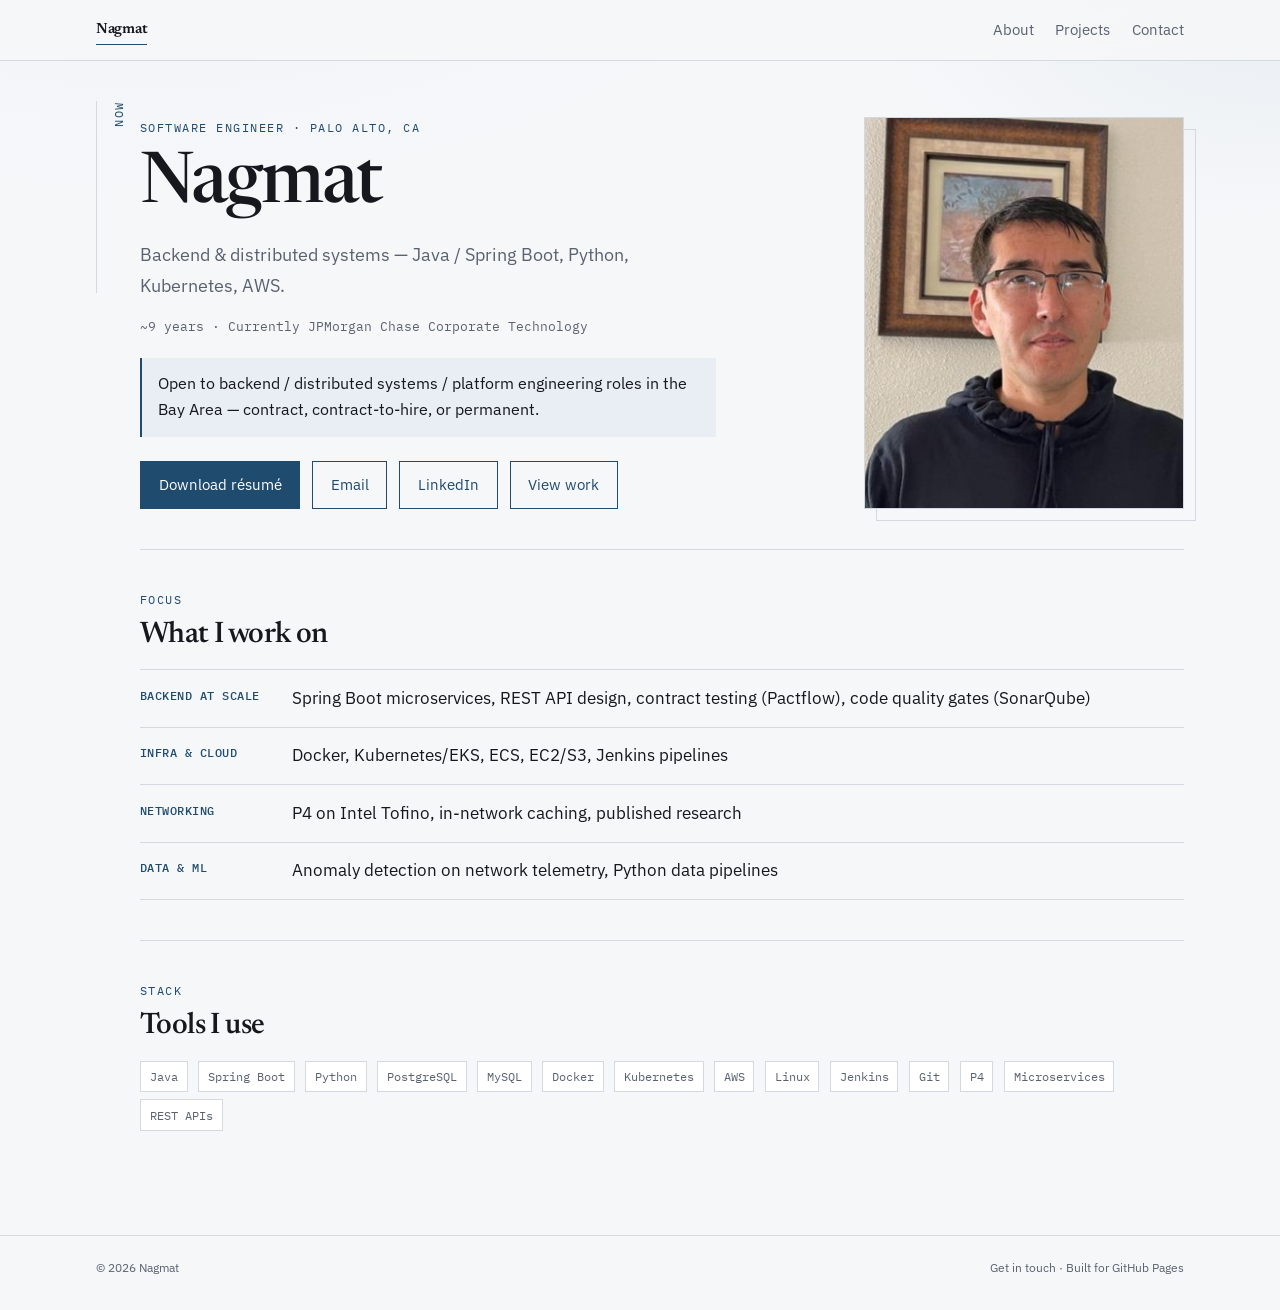
<file: index.html>
<!DOCTYPE html>
<html lang="en">
  <head>
    <meta charset="UTF-8" />
    <meta name="viewport" content="width=device-width, initial-scale=1.0" />
    <meta
      name="description"
      content="Nagmat — Software engineer in Palo Alto building backend and distributed systems with Java, Spring Boot, Python, Kubernetes, and AWS."
    />
    <title>Nagmat | Software Engineer</title>
    <link rel="preconnect" href="https://fonts.googleapis.com" />
    <link rel="preconnect" href="https://fonts.gstatic.com" crossorigin />
    <link
      href="https://fonts.googleapis.com/css2?family=IBM+Plex+Mono:wght@400;500&family=IBM+Plex+Sans:wght@400;500;600&family=Newsreader:opsz,wght@6..72,400;6..72,500;6..72,600&display=swap"
      rel="stylesheet"
    />
    <link rel="stylesheet" href="styles.css" />
  </head>
  <body>
    <header class="site-header">
      <nav class="nav" aria-label="Primary">
        <a class="brand" href="index.html" aria-current="page">Nagmat</a>
        <ul>
          <li><a href="about.html">About</a></li>
          <li><a href="projects.html">Projects</a></li>
          <li><a href="contact.html">Contact</a></li>
        </ul>
      </nav>
    </header>

    <div class="page">
      <aside class="spine" aria-hidden="true">
        <span class="spine-label">Now</span>
      </aside>

      <main>
        <section class="hero">
          <div class="hero-copy">
            <p class="eyebrow">Software Engineer · Palo Alto, CA</p>
            <h1 class="brand-hero">Nagmat</h1>
            <p class="lede">
              Backend &amp; distributed systems — Java / Spring Boot, Python,
              Kubernetes, AWS.
            </p>
            <p class="meta">
              ~9 years · Currently JPMorgan Chase Corporate Technology
            </p>
            <p class="open-line">
              Open to backend / distributed systems / platform engineering roles
              in the Bay Area — contract, contract-to-hire, or permanent.
            </p>
            <div class="cta-row">
              <a class="button" href="assets/resume.pdf">Download résumé</a>
              <a class="button button-ghost" href="mailto:nagmat1@icloud.com"
                >Email</a
              >
              <a
                class="button button-ghost"
                href="https://www.linkedin.com/in/nagmatn"
                rel="noopener noreferrer"
                target="_blank"
                >LinkedIn</a
              >
              <a class="button button-ghost" href="projects.html">View work</a>
            </div>
          </div>
          <div class="hero-media">
            <img
              class="avatar"
              src="assets/profile.png"
              alt="Portrait of Nagmat"
              width="800"
              height="960"
            />
          </div>
        </section>

        <section class="section reveal">
          <p class="section-kicker">Focus</p>
          <h2>What I work on</h2>
          <ul class="work-list">
            <li>
              <strong>Backend at scale</strong>
              <span
                >Spring Boot microservices, REST API design, contract testing
                (Pactflow), code quality gates (SonarQube)</span
              >
            </li>
            <li>
              <strong>Infra &amp; cloud</strong>
              <span
                >Docker, Kubernetes/EKS, ECS, EC2/S3, Jenkins pipelines</span
              >
            </li>
            <li>
              <strong>Networking</strong>
              <span
                >P4 on Intel Tofino, in-network caching, published research</span
              >
            </li>
            <li>
              <strong>Data &amp; ML</strong>
              <span
                >Anomaly detection on network telemetry, Python data
                pipelines</span
              >
            </li>
          </ul>
        </section>

        <section class="section reveal">
          <p class="section-kicker">Stack</p>
          <h2>Tools I use</h2>
          <ul class="tech-strip" aria-label="Technologies">
            <li>Java</li>
            <li>Spring Boot</li>
            <li>Python</li>
            <li>PostgreSQL</li>
            <li>MySQL</li>
            <li>Docker</li>
            <li>Kubernetes</li>
            <li>AWS</li>
            <li>Linux</li>
            <li>Jenkins</li>
            <li>Git</li>
            <li>P4</li>
            <li>Microservices</li>
            <li>REST APIs</li>
          </ul>
        </section>
      </main>
    </div>

    <footer class="site-footer">
      <div class="inner">
        <small>© <span id="year"></span> Nagmat</small>
        <small
          ><a href="contact.html">Get in touch</a> · Built for GitHub
          Pages</small
        >
      </div>
    </footer>

    <script src="scripts.js"></script>
  </body>
</html>
</file>
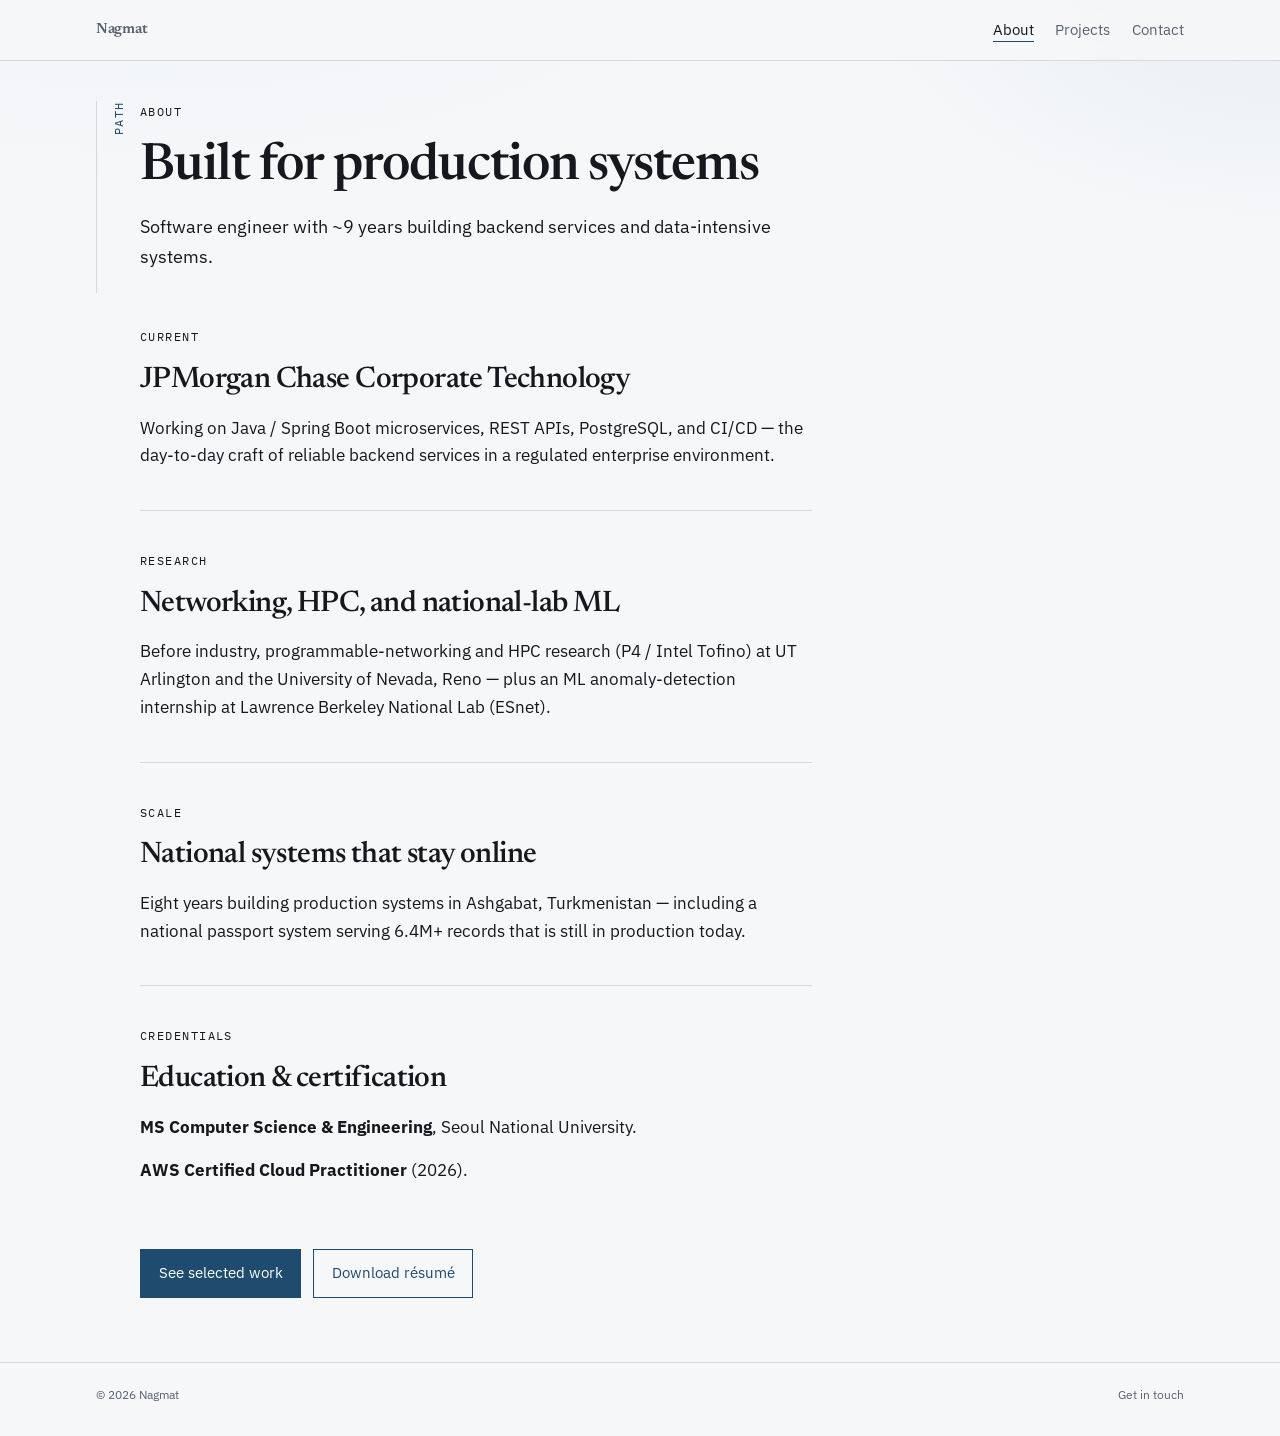
<file: about.html>
<!DOCTYPE html>
<html lang="en">
  <head>
    <meta charset="UTF-8" />
    <meta name="viewport" content="width=device-width, initial-scale=1.0" />
    <meta
      name="description"
      content="About Nagmat — backend engineer with experience at JPMorgan Chase, national-lab research, and large-scale production systems."
    />
    <title>About | Nagmat</title>
    <link rel="preconnect" href="https://fonts.googleapis.com" />
    <link rel="preconnect" href="https://fonts.gstatic.com" crossorigin />
    <link
      href="https://fonts.googleapis.com/css2?family=IBM+Plex+Mono:wght@400;500&family=IBM+Plex+Sans:wght@400;500;600&family=Newsreader:opsz,wght@6..72,400;6..72,500;6..72,600&display=swap"
      rel="stylesheet"
    />
    <link rel="stylesheet" href="styles.css" />
  </head>
  <body>
    <header class="site-header">
      <nav class="nav" aria-label="Primary">
        <a class="brand" href="index.html">Nagmat</a>
        <ul>
          <li><a href="about.html" aria-current="page">About</a></li>
          <li><a href="projects.html">Projects</a></li>
          <li><a href="contact.html">Contact</a></li>
        </ul>
      </nav>
    </header>

    <div class="page">
      <aside class="spine" aria-hidden="true">
        <span class="spine-label">Path</span>
      </aside>

      <main class="container prose">
        <p class="eyebrow">About</p>
        <h1 class="page-title">Built for production systems</h1>
        <p class="lede">
          Software engineer with ~9 years building backend services and
          data-intensive systems.
        </p>

        <section class="section reveal">
          <p class="section-kicker">Current</p>
          <h2>JPMorgan Chase Corporate Technology</h2>
          <p>
            Working on Java / Spring Boot microservices, REST APIs, PostgreSQL,
            and CI/CD — the day-to-day craft of reliable backend services in a
            regulated enterprise environment.
          </p>
        </section>

        <section class="section reveal">
          <p class="section-kicker">Research</p>
          <h2>Networking, HPC, and national-lab ML</h2>
          <p>
            Before industry, programmable-networking and HPC research (P4 /
            Intel Tofino) at UT Arlington and the University of Nevada, Reno —
            plus an ML anomaly-detection internship at Lawrence Berkeley
            National Lab (ESnet).
          </p>
        </section>

        <section class="section reveal">
          <p class="section-kicker">Scale</p>
          <h2>National systems that stay online</h2>
          <p>
            Eight years building production systems in Ashgabat, Turkmenistan —
            including a national passport system serving 6.4M+ records that is
            still in production today.
          </p>
        </section>

        <section class="section reveal">
          <p class="section-kicker">Credentials</p>
          <h2>Education &amp; certification</h2>
          <p>
            <strong>MS Computer Science &amp; Engineering</strong>, Seoul
            National University.
          </p>
          <p>
            <strong>AWS Certified Cloud Practitioner</strong> (2026).
          </p>
        </section>

        <div class="cta-row reveal">
          <a class="button" href="projects.html">See selected work</a>
          <a class="button button-ghost" href="assets/resume.pdf"
            >Download résumé</a
          >
        </div>
      </main>
    </div>

    <footer class="site-footer">
      <div class="inner">
        <small>© <span id="year"></span> Nagmat</small>
        <small><a href="contact.html">Get in touch</a></small>
      </div>
    </footer>

    <script src="scripts.js"></script>
  </body>
</html>
</file>
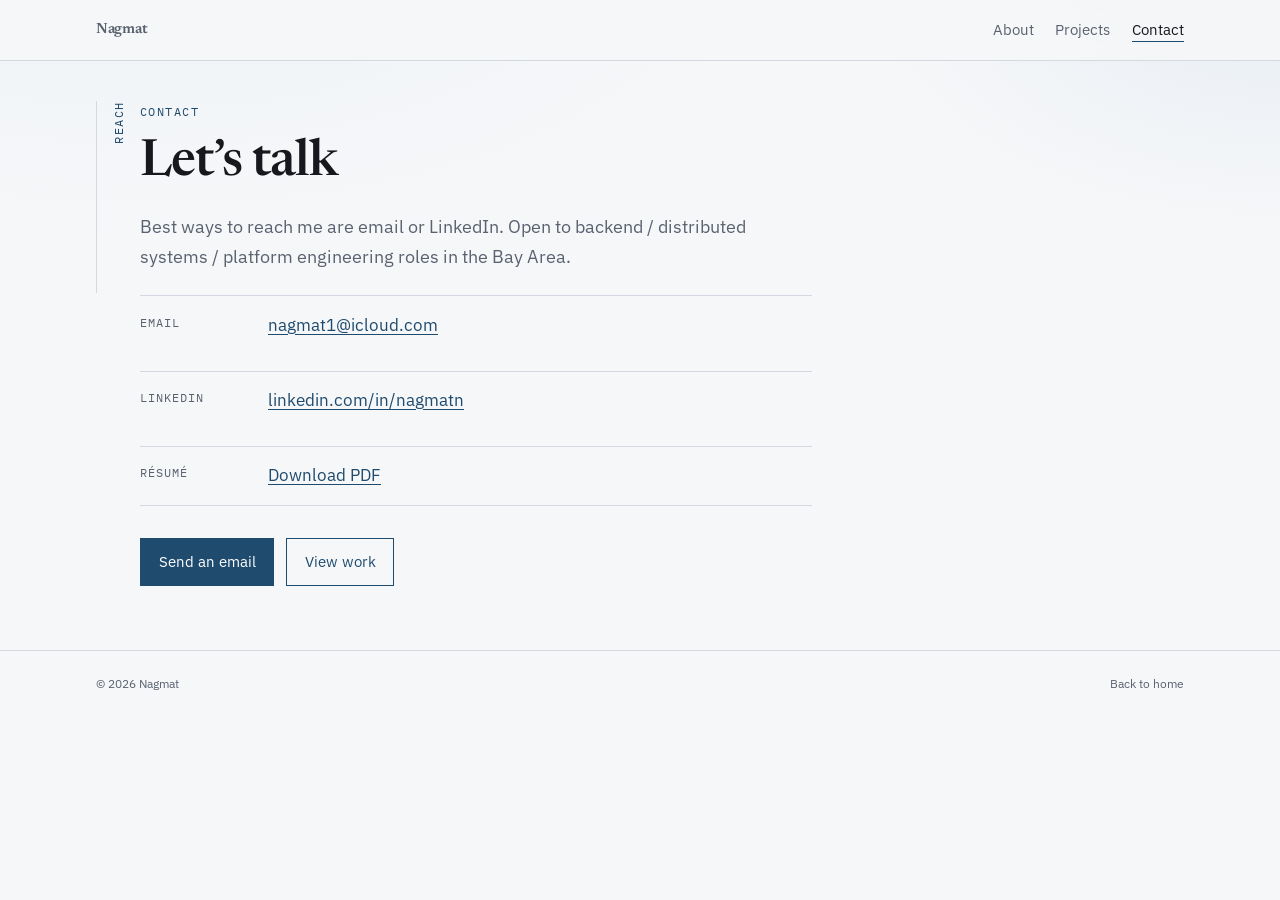
<file: contact.html>
<!DOCTYPE html>
<html lang="en">
  <head>
    <meta charset="UTF-8" />
    <meta name="viewport" content="width=device-width, initial-scale=1.0" />
    <meta
      name="description"
      content="Contact Nagmat — email, LinkedIn, and résumé for backend and distributed systems roles in the Bay Area."
    />
    <title>Contact | Nagmat</title>
    <link rel="preconnect" href="https://fonts.googleapis.com" />
    <link rel="preconnect" href="https://fonts.gstatic.com" crossorigin />
    <link
      href="https://fonts.googleapis.com/css2?family=IBM+Plex+Mono:wght@400;500&family=IBM+Plex+Sans:wght@400;500;600&family=Newsreader:opsz,wght@6..72,400;6..72,500;6..72,600&display=swap"
      rel="stylesheet"
    />
    <link rel="stylesheet" href="styles.css" />
  </head>
  <body>
    <header class="site-header">
      <nav class="nav" aria-label="Primary">
        <a class="brand" href="index.html">Nagmat</a>
        <ul>
          <li><a href="about.html">About</a></li>
          <li><a href="projects.html">Projects</a></li>
          <li><a href="contact.html" aria-current="page">Contact</a></li>
        </ul>
      </nav>
    </header>

    <div class="page">
      <aside class="spine" aria-hidden="true">
        <span class="spine-label">Reach</span>
      </aside>

      <main class="container">
        <p class="eyebrow">Contact</p>
        <h1 class="page-title">Let’s talk</h1>
        <p class="lede">
          Best ways to reach me are email or LinkedIn. Open to backend /
          distributed systems / platform engineering roles in the Bay Area.
        </p>

        <div class="contact-block reveal">
          <div class="contact-row">
            <span>Email</span>
            <a href="mailto:nagmat1@icloud.com">nagmat1@icloud.com</a>
          </div>
          <div class="contact-row">
            <span>LinkedIn</span>
            <a
              href="https://www.linkedin.com/in/nagmatn"
              rel="noopener noreferrer"
              target="_blank"
              >linkedin.com/in/nagmatn</a
            >
          </div>
          <div class="contact-row">
            <span>Résumé</span>
            <a href="assets/resume.pdf">Download PDF</a>
          </div>
        </div>

        <div class="cta-row spaced reveal">
          <a class="button" href="mailto:nagmat1@icloud.com">Send an email</a>
          <a class="button button-ghost" href="projects.html">View work</a>
        </div>
      </main>
    </div>

    <footer class="site-footer">
      <div class="inner">
        <small>© <span id="year"></span> Nagmat</small>
        <small><a href="index.html">Back to home</a></small>
      </div>
    </footer>

    <script src="scripts.js"></script>
  </body>
</html>
</file>
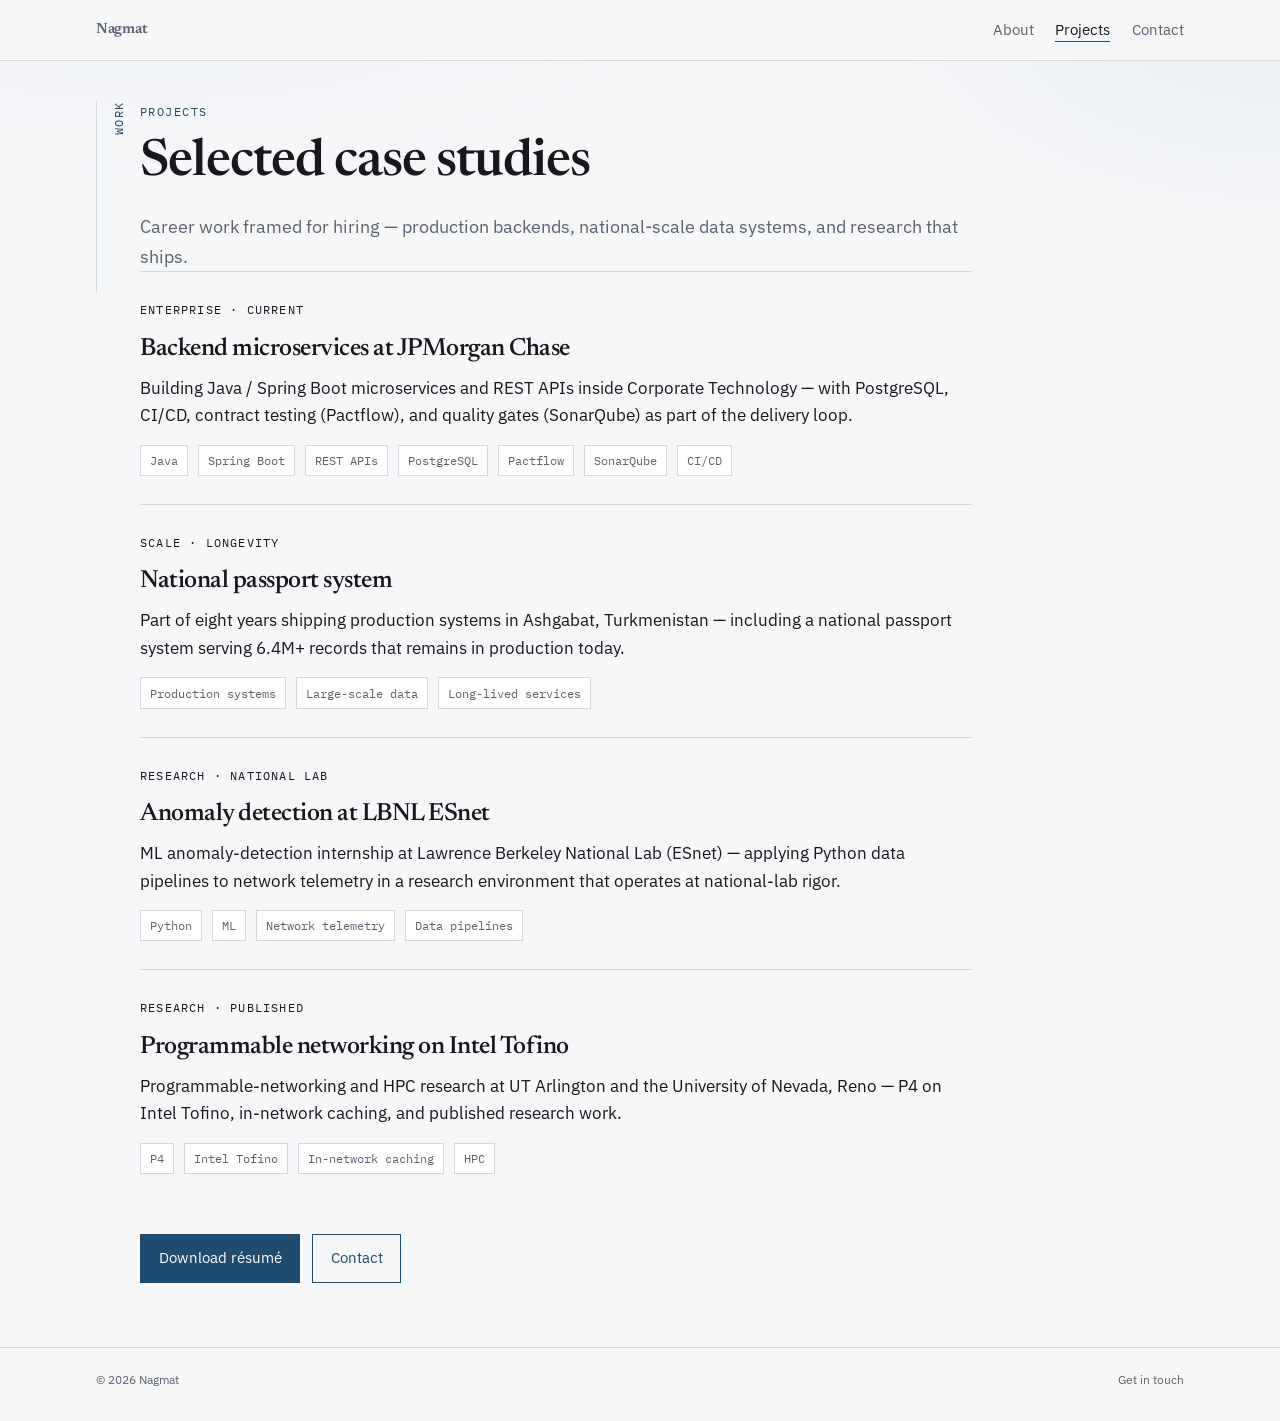
<file: projects.html>
<!DOCTYPE html>
<html lang="en">
  <head>
    <meta charset="UTF-8" />
    <meta name="viewport" content="width=device-width, initial-scale=1.0" />
    <meta
      name="description"
      content="Selected work by Nagmat — JPMorgan Chase microservices, national passport system, ESnet anomaly detection, and P4/Tofino research."
    />
    <title>Projects | Nagmat</title>
    <link rel="preconnect" href="https://fonts.googleapis.com" />
    <link rel="preconnect" href="https://fonts.gstatic.com" crossorigin />
    <link
      href="https://fonts.googleapis.com/css2?family=IBM+Plex+Mono:wght@400;500&family=IBM+Plex+Sans:wght@400;500;600&family=Newsreader:opsz,wght@6..72,400;6..72,500;6..72,600&display=swap"
      rel="stylesheet"
    />
    <link rel="stylesheet" href="styles.css" />
  </head>
  <body>
    <header class="site-header">
      <nav class="nav" aria-label="Primary">
        <a class="brand" href="index.html">Nagmat</a>
        <ul>
          <li><a href="about.html">About</a></li>
          <li><a href="projects.html" aria-current="page">Projects</a></li>
          <li><a href="contact.html">Contact</a></li>
        </ul>
      </nav>
    </header>

    <div class="page">
      <aside class="spine" aria-hidden="true">
        <span class="spine-label">Work</span>
      </aside>

      <main class="container wide">
        <p class="eyebrow">Projects</p>
        <h1 class="page-title">Selected case studies</h1>
        <p class="lede">
          Career work framed for hiring — production backends, national-scale
          data systems, and research that ships.
        </p>

        <article class="case reveal">
          <p class="case-meta">Enterprise · Current</p>
          <h2>Backend microservices at JPMorgan Chase</h2>
          <p>
            Building Java / Spring Boot microservices and REST APIs inside
            Corporate Technology — with PostgreSQL, CI/CD, contract testing
            (Pactflow), and quality gates (SonarQube) as part of the delivery
            loop.
          </p>
          <ul class="tech-strip" aria-label="Technologies used">
            <li>Java</li>
            <li>Spring Boot</li>
            <li>REST APIs</li>
            <li>PostgreSQL</li>
            <li>Pactflow</li>
            <li>SonarQube</li>
            <li>CI/CD</li>
          </ul>
        </article>

        <article class="case reveal">
          <p class="case-meta">Scale · Longevity</p>
          <h2>National passport system</h2>
          <p>
            Part of eight years shipping production systems in Ashgabat,
            Turkmenistan — including a national passport system serving 6.4M+
            records that remains in production today.
          </p>
          <ul class="tech-strip" aria-label="Technologies used">
            <li>Production systems</li>
            <li>Large-scale data</li>
            <li>Long-lived services</li>
          </ul>
        </article>

        <article class="case reveal">
          <p class="case-meta">Research · National lab</p>
          <h2>Anomaly detection at LBNL ESnet</h2>
          <p>
            ML anomaly-detection internship at Lawrence Berkeley National Lab
            (ESnet) — applying Python data pipelines to network telemetry in a
            research environment that operates at national-lab rigor.
          </p>
          <ul class="tech-strip" aria-label="Technologies used">
            <li>Python</li>
            <li>ML</li>
            <li>Network telemetry</li>
            <li>Data pipelines</li>
          </ul>
        </article>

        <article class="case reveal">
          <p class="case-meta">Research · Published</p>
          <h2>Programmable networking on Intel Tofino</h2>
          <p>
            Programmable-networking and HPC research at UT Arlington and the
            University of Nevada, Reno — P4 on Intel Tofino, in-network caching,
            and published research work.
          </p>
          <ul class="tech-strip" aria-label="Technologies used">
            <li>P4</li>
            <li>Intel Tofino</li>
            <li>In-network caching</li>
            <li>HPC</li>
          </ul>
        </article>

        <div class="cta-row spaced reveal">
          <a class="button" href="assets/resume.pdf">Download résumé</a>
          <a class="button button-ghost" href="contact.html">Contact</a>
        </div>
      </main>
    </div>

    <footer class="site-footer">
      <div class="inner">
        <small>© <span id="year"></span> Nagmat</small>
        <small><a href="contact.html">Get in touch</a></small>
      </div>
    </footer>

    <script src="scripts.js"></script>
  </body>
</html>
</file>
<file: styles.css>
:root {
  color-scheme: light;
  --paper: #f6f7f9;
  --ink: #16181d;
  --slate: #5a6270;
  --rule: #d4d8e0;
  --signal: #1f4b6e;
  --soft: #e8eef3;
  --white: #ffffff;
  --measure: 42rem;
  --page: min(68rem, 92vw);
  --spine: 1.25rem;
  --font-display: "Newsreader", "Iowan Old Style", "Palatino Linotype", Palatino, serif;
  --font-body: "IBM Plex Sans", "Segoe UI", sans-serif;
  --font-mono: "IBM Plex Mono", ui-monospace, monospace;
}

*,
*::before,
*::after {
  box-sizing: border-box;
}

html {
  scroll-behavior: smooth;
}

body {
  margin: 0;
  min-height: 100vh;
  font-family: var(--font-body);
  font-size: 1.05rem;
  line-height: 1.65;
  color: var(--ink);
  background:
    radial-gradient(1200px 600px at 12% -10%, #eef3f7 0%, transparent 55%),
    radial-gradient(900px 500px at 100% 0%, #e8eef3 0%, transparent 45%),
    var(--paper);
}

img {
  max-width: 100%;
  display: block;
}

a {
  color: var(--signal);
  text-decoration-thickness: 1px;
  text-underline-offset: 0.18em;
}

a:hover {
  color: var(--ink);
}

:focus-visible {
  outline: 2px solid var(--signal);
  outline-offset: 3px;
}

.site-header {
  position: sticky;
  top: 0;
  z-index: 20;
  backdrop-filter: blur(10px);
  background: color-mix(in srgb, var(--paper) 86%, transparent);
  border-bottom: 1px solid var(--rule);
}

.nav {
  width: var(--page);
  margin: 0 auto;
  padding: 1rem 0;
  display: flex;
  align-items: center;
  justify-content: space-between;
  gap: 1rem;
}

.brand {
  font-family: var(--font-display);
  font-size: 1.35rem;
  font-weight: 600;
  letter-spacing: -0.02em;
  color: var(--ink);
  text-decoration: none;
}

.brand:hover {
  color: var(--signal);
}

.nav ul {
  display: flex;
  gap: 1.35rem;
  list-style: none;
  margin: 0;
  padding: 0;
}

.nav a {
  position: relative;
  font-size: 0.92rem;
  color: var(--slate);
  text-decoration: none;
}

.nav a::after {
  content: "";
  position: absolute;
  left: 0;
  bottom: -0.2rem;
  width: 100%;
  height: 1px;
  background: var(--signal);
  transform: scaleX(0);
  transform-origin: left;
  transition: transform 180ms ease;
}

.nav a:hover,
.nav a[aria-current="page"] {
  color: var(--ink);
}

.nav a:hover::after,
.nav a[aria-current="page"]::after {
  transform: scaleX(1);
}

.page {
  width: var(--page);
  margin: 0 auto;
  padding: 2.5rem 0 4rem;
  display: grid;
  grid-template-columns: var(--spine) minmax(0, 1fr);
  gap: 1.5rem;
  align-items: start;
}

.spine {
  position: sticky;
  top: 5.5rem;
  min-height: 12rem;
  border-left: 1px solid var(--rule);
  padding-left: 0.75rem;
}

.spine-label {
  writing-mode: vertical-rl;
  transform: rotate(180deg);
  font-family: var(--font-mono);
  font-size: 0.72rem;
  letter-spacing: 0.14em;
  text-transform: uppercase;
  color: var(--signal);
  white-space: nowrap;
}

.container {
  width: min(var(--measure), 100%);
}

.container.wide {
  width: min(52rem, 100%);
}

.hero {
  display: grid;
  grid-template-columns: minmax(0, 1.15fr) minmax(12rem, 0.75fr);
  gap: 2.5rem;
  align-items: stretch;
  padding: 1rem 0 2.5rem;
  border-bottom: 1px solid var(--rule);
}

.hero-copy {
  max-width: 36rem;
}

.eyebrow {
  margin: 0 0 0.75rem;
  font-family: var(--font-mono);
  font-size: 0.78rem;
  letter-spacing: 0.12em;
  text-transform: uppercase;
  color: var(--signal);
}

.brand-hero {
  margin: 0;
  font-family: var(--font-display);
  font-size: clamp(2.8rem, 6vw, 4.4rem);
  font-weight: 500;
  line-height: 1.05;
  letter-spacing: -0.03em;
  color: var(--ink);
}

.lede {
  margin: 1rem 0 0;
  font-size: 1.15rem;
  color: var(--slate);
}

.meta {
  margin: 1rem 0 0;
  font-family: var(--font-mono);
  font-size: 0.82rem;
  color: var(--slate);
}

.open-line {
  margin: 1.25rem 0 0;
  padding: 0.85rem 1rem;
  background: var(--soft);
  border-left: 2px solid var(--signal);
  color: var(--ink);
  font-size: 0.98rem;
}

.cta-row {
  display: flex;
  flex-wrap: wrap;
  gap: 0.75rem;
  margin-top: 1.5rem;
}

.cta-row.spaced {
  margin-top: 2rem;
}

.button {
  display: inline-flex;
  align-items: center;
  justify-content: center;
  padding: 0.7rem 1.1rem;
  background: var(--signal);
  color: var(--white);
  text-decoration: none;
  font-size: 0.92rem;
  border: 1px solid var(--signal);
  transition: background 160ms ease, color 160ms ease;
}

.button:hover {
  background: var(--ink);
  border-color: var(--ink);
  color: var(--white);
}

.button-ghost {
  background: transparent;
  color: var(--signal);
}

.button-ghost:hover {
  background: var(--soft);
  color: var(--ink);
  border-color: var(--rule);
}

.hero-media {
  position: relative;
  justify-self: end;
  align-self: stretch;
  width: min(100%, 20rem);
  height: 100%;
  min-height: 0;
}

.hero-media::before {
  content: "";
  position: absolute;
  inset: 0.75rem -0.75rem -0.75rem 0.75rem;
  border: 1px solid var(--rule);
  z-index: 0;
}

.avatar {
  position: relative;
  z-index: 1;
  width: 100%;
  height: 100%;
  object-fit: cover;
  background: var(--soft);
  border: 1px solid var(--rule);
}

.section {
  padding: 2.5rem 0;
  border-bottom: 1px solid var(--rule);
}

.section:last-of-type {
  border-bottom: 0;
}

.section-kicker {
  margin: 0 0 0.5rem;
  font-family: var(--font-mono);
  font-size: 0.75rem;
  letter-spacing: 0.12em;
  text-transform: uppercase;
  color: var(--signal);
}

h1,
h2,
h3 {
  font-family: var(--font-display);
  font-weight: 550;
  letter-spacing: -0.02em;
  line-height: 1.2;
}

.page-title {
  margin: 0 0 0.75rem;
  font-size: clamp(2.2rem, 5vw, 3.2rem);
}

.section h2 {
  margin: 0 0 1rem;
  font-size: 1.85rem;
}

.prose p {
  margin: 0 0 1rem;
  color: var(--ink);
}

.prose p:last-child {
  margin-bottom: 0;
}

.work-list {
  margin: 0;
  padding: 0;
  list-style: none;
}

.work-list li {
  padding: 0.9rem 0;
  border-top: 1px solid var(--rule);
  display: grid;
  grid-template-columns: 8.5rem minmax(0, 1fr);
  gap: 1rem;
}

.work-list li:last-child {
  border-bottom: 1px solid var(--rule);
}

.work-list strong {
  font-family: var(--font-mono);
  font-size: 0.78rem;
  font-weight: 500;
  letter-spacing: 0.04em;
  text-transform: uppercase;
  color: var(--signal);
}

.tech-strip {
  display: flex;
  flex-wrap: wrap;
  gap: 0.45rem 0.65rem;
  margin: 0;
  padding: 0;
  list-style: none;
}

.tech-strip li {
  font-family: var(--font-mono);
  font-size: 0.78rem;
  color: var(--slate);
  padding: 0.28rem 0.55rem;
  background: var(--white);
  border: 1px solid var(--rule);
}

.case {
  padding: 1.75rem 0;
  border-top: 1px solid var(--rule);
}

.case:last-child {
  border-bottom: 1px solid var(--rule);
}

.case-meta {
  margin: 0 0 0.4rem;
  font-family: var(--font-mono);
  font-size: 0.75rem;
  letter-spacing: 0.1em;
  text-transform: uppercase;
  color: var(--signal);
}

.case h2 {
  margin: 0 0 0.65rem;
  font-size: 1.55rem;
}

.case p {
  margin: 0 0 0.9rem;
  color: var(--ink);
}

.contact-block {
  display: grid;
  gap: 1rem;
  margin-top: 1.5rem;
}

.contact-row {
  display: grid;
  grid-template-columns: 7rem minmax(0, 1fr);
  gap: 1rem;
  padding: 0.95rem 0;
  border-top: 1px solid var(--rule);
}

.contact-row:last-child {
  border-bottom: 1px solid var(--rule);
}

.contact-row span {
  font-family: var(--font-mono);
  font-size: 0.78rem;
  letter-spacing: 0.08em;
  text-transform: uppercase;
  color: var(--slate);
}

.site-footer {
  border-top: 1px solid var(--rule);
  padding: 1.4rem 0 2rem;
  color: var(--slate);
  font-size: 0.88rem;
}

.site-footer .inner {
  width: var(--page);
  margin: 0 auto;
  display: flex;
  justify-content: space-between;
  gap: 1rem;
  flex-wrap: wrap;
}

.site-footer a {
  color: var(--slate);
  text-decoration: none;
}

.site-footer a:hover {
  color: var(--signal);
}

/* Motion */
.reveal,
.hero-copy,
.hero-media {
  opacity: 0;
  transform: translateY(12px);
  animation: rise 700ms cubic-bezier(0.22, 1, 0.36, 1) forwards;
}

.hero-media {
  animation-delay: 120ms;
}

.reveal {
  animation: none;
}

.reveal.is-visible {
  animation: rise 650ms cubic-bezier(0.22, 1, 0.36, 1) forwards;
}

@keyframes rise {
  to {
    opacity: 1;
    transform: translateY(0);
  }
}

@media (prefers-reduced-motion: reduce) {
  html {
    scroll-behavior: auto;
  }

  .reveal,
  .hero-copy,
  .hero-media,
  .reveal.is-visible {
    opacity: 1;
    transform: none;
    animation: none;
  }

  .nav a::after {
    transition: none;
  }
}

@media (max-width: 860px) {
  .hero {
    grid-template-columns: 1fr;
  }

  .hero-media {
    justify-self: start;
    width: min(100%, 18rem);
    height: auto;
    aspect-ratio: 5 / 6;
    max-height: 22rem;
    order: -1;
  }

  .avatar {
    height: 100%;
  }

  .work-list li,
  .contact-row {
    grid-template-columns: 1fr;
    gap: 0.35rem;
  }
}

@media (max-width: 640px) {
  .page {
    grid-template-columns: 1fr;
    gap: 0;
    padding-top: 1.5rem;
  }

  .spine {
    display: none;
  }

  .nav {
    flex-direction: column;
    align-items: flex-start;
  }

  .nav ul {
    gap: 1rem;
    flex-wrap: wrap;
  }

  .brand-hero {
    font-size: 2.6rem;
  }
}
</file>
